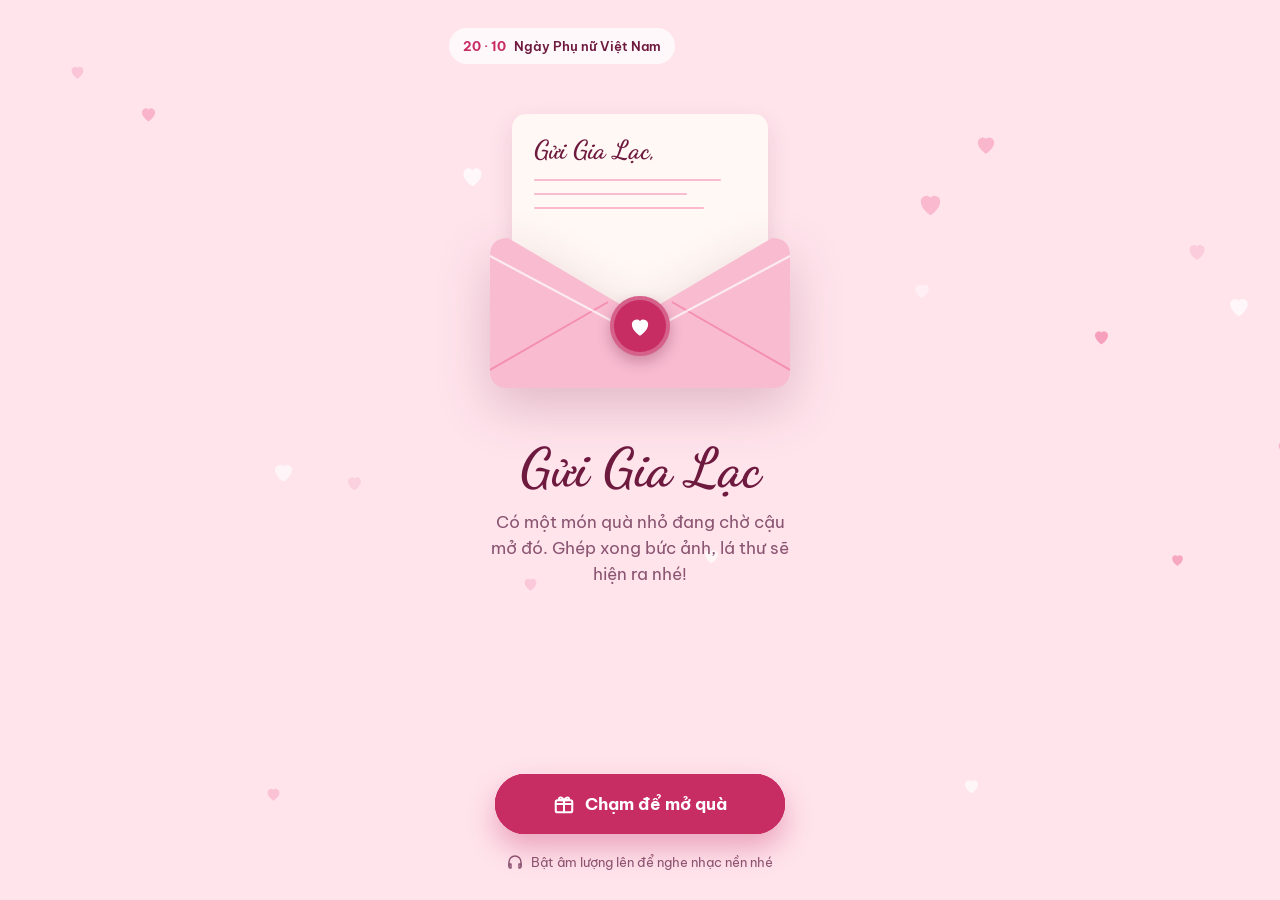
<file: index.html>
<!doctype html>
<html lang="vi">
<head>
<meta charset="utf-8">
<meta name="viewport" content="width=device-width, initial-scale=1, viewport-fit=cover">
<!-- Không cho công cụ tìm kiếm lập chỉ mục (ảnh & nội dung riêng tư) -->
<meta name="robots" content="noindex, nofollow, noarchive, noimageindex">
<meta name="referrer" content="no-referrer">
<meta name="color-scheme" content="only light">
<meta name="theme-color" content="#FFE4EC">
<link rel="icon" href="data:image/svg+xml,%3Csvg xmlns='http://www.w3.org/2000/svg' viewBox='0 0 24 24'%3E%3Cpath fill='%23C72C63' d='M12 21s-7.5-4.6-7.5-10.4A4.4 4.4 0 0 1 12 7.4a4.4 4.4 0 0 1 7.5 3.2C19.5 16.4 12 21 12 21z'/%3E%3C/svg%3E">
<title>Một món quà nhỏ dành cho bạn</title>
<meta property="og:title" content="Một món quà nhỏ dành cho cậu">
<meta property="og:description" content="Ghép xong bức ảnh để mở thiệp 20/10 nhé!">

<!-- Font: Be Vietnam Pro (chữ thường) + Dancing Script (chữ viết tay) -->
<link rel="preconnect" href="https://fonts.googleapis.com">
<link rel="preconnect" href="https://fonts.gstatic.com" crossorigin>
<link href="https://fonts.googleapis.com/css2?family=Be+Vietnam+Pro:wght@400;500;600;700&family=Dancing+Script:wght@600;700&display=swap" rel="stylesheet">

<link rel="stylesheet" href="assets/style.css">
</head>
<body>

<!-- Trái tim bay lơ lửng phía sau (JS tự rải) -->
<div id="timNen" class="tim-nen" aria-hidden="true"></div>

<!-- Nút nhạc: dùng chung cho mọi màn, hiện sau khi chạm mở quà -->
<button id="nutNhac" class="nut-nhac" type="button" aria-label="Bật nhạc nền" hidden>
  <svg class="nut-nhac__not" viewBox="0 0 24 24" fill="none" stroke="currentColor" stroke-width="2.2" stroke-linecap="round" stroke-linejoin="round" aria-hidden="true"><path d="M9 18V5l12-2v13"></path><circle cx="6" cy="18" r="3"></circle><circle cx="18" cy="16" r="3"></circle></svg>
  <span class="nut-nhac__song" aria-hidden="true"><i></i><i></i><i></i><i></i></span>
</button>
<audio id="nhac" preload="none" loop></audio>

<main class="khung">

  <!-- ===== ĐANG TẢI ===== -->
  <section id="manTai" class="man man--giua" aria-live="polite">
    <div class="tim-dap" aria-hidden="true"><svg viewBox="0 0 24 24"><use href="#hinhTim"></use></svg></div>
    <p class="chu-mo">Đang mở quà…</p>
  </section>

  <!-- ===== LINK KHÔNG ĐÚNG ===== -->
  <section id="manLoi" class="man man--giua">
    <div class="vong-trang bay" aria-hidden="true">
      <svg width="96" height="96" viewBox="0 0 24 24">
        <path d="M12 21s-7.5-4.6-7.5-10.4A4.4 4.4 0 0 1 12 7.4l-1.2 3.4 2.2 1.6-1.4 3.2 1.6 2.4z" fill="#F8BBD0"></path>
        <path d="M12 7.4a4.4 4.4 0 0 1 7.5 3.2C19.5 16.4 12 21 12 21l1.2-3-1.6-2.4 1.4-3.2-2.2-1.6z" fill="#F48FB1" transform="translate(1.2 0.4)"></path>
      </svg>
    </div>
    <h1 class="chu-tay tieu-de-lon">Ôi, link chưa đúng rồi</h1>
    <p id="chuLoi" class="chu-mo doan-giua">Mỗi bạn có một đường link riêng. Cậu mở lại đúng đường link người gửi đã nhắn cho cậu nhé.</p>
    <p class="the-goi-y">
      <svg width="18" height="18" viewBox="0 0 24 24" fill="none" stroke="currentColor" stroke-width="2.2" stroke-linecap="round" stroke-linejoin="round" aria-hidden="true"><path d="M10 13a5 5 0 0 0 7.5.5l3-3a5 5 0 0 0-7-7l-1.7 1.7"></path><path d="M14 11a5 5 0 0 0-7.5-.5l-3 3a5 5 0 0 0 7 7l1.7-1.7"></path></svg>
      <span>Link đúng có dạng …/?id=<strong>mã-riêng</strong></span>
    </p>
  </section>

  <!-- ===== MÀN 1: MỞ QUÀ ===== -->
  <section id="manMoQua" class="man">
    <div class="thanh-tren">
      <span class="vien-ngay"><b>20 · 10</b> Ngày Phụ nữ Việt Nam</span>
    </div>

    <div class="phong-bi" aria-hidden="true">
      <div class="phong-bi__thu">
        <div class="chu-tay phong-bi__gui">Gửi <span data-ten>bạn</span>,</div>
        <i></i><i></i><i></i>
      </div>
      <svg class="phong-bi__tui" viewBox="0 0 300 150">
        <path d="M0 18 Q0 0 18 0 L150 78 L282 0 Q300 0 300 18 L300 132 Q300 150 282 150 L18 150 Q0 150 0 132 Z" fill="#F8BBD0"></path>
        <path d="M0 132 L118 64 M300 132 L182 64" stroke="#F48FB1" stroke-width="2" fill="none"></path>
        <path d="M0 18 L150 98 L300 18" stroke="#ffffff" stroke-opacity="0.7" stroke-width="2" fill="none"></path>
      </svg>
      <span class="con-dau"><svg viewBox="0 0 24 24"><use href="#hinhTim"></use></svg></span>
    </div>

    <h1 class="chu-tay tieu-de-lon">Gửi <span data-ten>bạn</span></h1>
    <p class="chu-mo doan-giua">Có một món quà nhỏ đang chờ cậu mở đó. Ghép xong bức ảnh, lá thư sẽ hiện ra nhé!</p>

    <button id="nutMoQua" class="nut nut--chinh nut--nhip" type="button">
      <svg width="22" height="22" viewBox="0 0 24 24" fill="none" stroke="currentColor" stroke-width="2.2" stroke-linecap="round" stroke-linejoin="round" aria-hidden="true"><rect x="3" y="8" width="18" height="13" rx="2"></rect><path d="M12 8v13M3 12h18"></path><path d="M12 8C10.5 4.5 7 4 6.5 6S9 8 12 8c3 0 6-0.5 5.5-2S13.5 4.5 12 8z"></path></svg>
      Chạm để mở quà
    </button>
    <p class="chu-nho">
      <svg width="16" height="16" viewBox="0 0 24 24" fill="none" stroke="currentColor" stroke-width="2.2" stroke-linecap="round" stroke-linejoin="round" aria-hidden="true"><path d="M3 18v-6a9 9 0 0 1 18 0v6"></path><path d="M21 19a2 2 0 0 1-2 2h-1v-6h3zM3 19a2 2 0 0 0 2 2h1v-6H3z"></path></svg>
      Bật âm lượng lên để nghe nhạc nền nhé
    </p>
  </section>

  <!-- ===== MÀN 2: GHÉP ẢNH ===== -->
  <section id="manGhep" class="man">
    <div class="thanh-tren">
      <button class="nut-tron" type="button" data-ve="manMoQua" aria-label="Quay lại">
        <svg width="20" height="20" viewBox="0 0 24 24" fill="none" stroke="currentColor" stroke-width="2.4" stroke-linecap="round" stroke-linejoin="round" aria-hidden="true"><path d="M19 12H5"></path><path d="M11 6l-6 6 6 6"></path></svg>
      </button>
      <div class="buoc"><span>BƯỚC 1 / 2</span><span class="buoc__vach"><i class="dat"></i><i></i></span></div>
      <span class="cho-trong"></span>
    </div>

    <h1 class="chu-tay tieu-de-vua">Ghép lại bức ảnh nhé!</h1>
    <p class="chu-mo doan-giua chu-14">Chạm vào ô nằm cạnh ô trống (hoặc vuốt) để trượt nó vào chỗ trống.</p>

    <div class="khung-ghep">
      <div id="banGhep" class="ban-ghep" role="group" aria-label="Bảng ghép ảnh"></div>
      <div id="anhGocPhu" class="anh-goc-phu" aria-hidden="true"></div>
      <div id="xongGhep" class="xong-ghep" hidden>
        <div id="hoaRoiGhep" class="hoa-roi-lop" aria-hidden="true"></div>
        <div class="xong-ghep__thanh">
          <span class="chu-tay">Giỏi quá!</span>
          <button id="nutTiepTuc" class="nut nut--chinh nut--nho" type="button">Tiếp tục
            <svg width="18" height="18" viewBox="0 0 24 24" fill="none" stroke="currentColor" stroke-width="2.4" stroke-linecap="round" stroke-linejoin="round" aria-hidden="true"><path d="M5 12h14"></path><path d="M13 6l6 6-6 6"></path></svg>
          </button>
        </div>
      </div>
    </div>

    <div class="thong-so">
      <button id="nutAnhGoc" class="anh-goc" type="button" aria-label="Giữ để xem ảnh gốc">
        <img id="anhGocNho" alt="" src="">
      </button>
      <span class="thong-so__chu">
        <span class="chu-12">Giữ ảnh để xem gốc</span>
        <b id="soDung" aria-live="polite">Đúng 0/8 mảnh</b>
      </span>
      <span class="thong-so__buoc">
        <span class="chu-12">Số bước</span>
        <b id="soBuoc">0</b>
      </span>
      <button id="nutXaoLai" class="nut-tron" type="button" aria-label="Xáo lại các mảnh">
        <svg width="20" height="20" viewBox="0 0 24 24" fill="none" stroke="currentColor" stroke-width="2.2" stroke-linecap="round" stroke-linejoin="round" aria-hidden="true"><path d="M3 12a9 9 0 0 1 15.5-6.3L21 8"></path><path d="M21 3v5h-5"></path><path d="M21 12a9 9 0 0 1-15.5 6.3L3 16"></path><path d="M3 21v-5h5"></path></svg>
      </button>
    </div>

    <button id="nutBoQua" class="nut-chu" type="button">Khó quá? Xem luôn lá thư</button>
  </section>

  <!-- ===== MÀN 3: GHÉP XONG ===== -->
  <section id="manXong" class="man">
    <div class="thanh-tren">
      <button class="nut-tron" type="button" data-ve="manGhep" aria-label="Quay lại trò ghép ảnh">
        <svg width="20" height="20" viewBox="0 0 24 24" fill="none" stroke="currentColor" stroke-width="2.4" stroke-linecap="round" stroke-linejoin="round" aria-hidden="true"><path d="M19 12H5"></path><path d="M11 6l-6 6 6 6"></path></svg>
      </button>
      <div class="buoc"><span>HOÀN THÀNH</span><span class="buoc__vach"><i class="dat"></i><i></i></span></div>
      <span class="cho-trong"></span>
    </div>
    <div id="hoaRoiXong" class="hoa-roi-lop hoa-roi-lop--toan" aria-hidden="true"></div>

    <figure class="polaroid polaroid--lon">
      <span class="bang-dinh" aria-hidden="true"></span>
      <img id="anhXong" alt="Bức ảnh vừa ghép xong" src="">
      <figcaption class="chu-tay"><span data-ten>bạn</span> · 20/10</figcaption>
      <svg class="sao" width="44" height="44" viewBox="0 0 24 24" fill="#E9A93A" aria-hidden="true"><path d="M12 2l2.9 6.6 7.1.6-5.4 4.7 1.6 7-6.2-3.7-6.2 3.7 1.6-7L2 9.2l7.1-.6z"></path></svg>
    </figure>

    <h1 class="chu-tay tieu-de-lon">Ghép xong rồi!</h1>
    <p class="chu-mo doan-giua">Khéo tay ghê! Còn một lá thư nhỏ đang chờ cậu đọc nè.</p>

    <button id="nutMoThu" class="nut nut--chinh" type="button">
      <svg width="22" height="22" viewBox="0 0 24 24" fill="none" stroke="currentColor" stroke-width="2.2" stroke-linecap="round" stroke-linejoin="round" aria-hidden="true"><rect x="3" y="5" width="18" height="14" rx="2"></rect><path d="M3 7l9 6 9-6"></path></svg>
      Mở lá thư
    </button>
  </section>

  <!-- ===== MÀN 4: CÂY TRÁI TIM + LÁ THƯ ===== -->
  <section id="manThu" class="man man--dai">
    <div class="thanh-tren">
      <button class="nut-tron" type="button" data-ve="manXong" aria-label="Quay lại">
        <svg width="20" height="20" viewBox="0 0 24 24" fill="none" stroke="currentColor" stroke-width="2.4" stroke-linecap="round" stroke-linejoin="round" aria-hidden="true"><path d="M19 12H5"></path><path d="M11 6l-6 6 6 6"></path></svg>
      </button>
      <div class="buoc"><span>BƯỚC 2 / 2</span><span class="buoc__vach"><i class="dat"></i><i class="dat"></i></span></div>
      <span class="cho-trong"></span>
    </div>

    <div class="thu-bo-cuc">

      <!-- Cây mọc dần: mặt đất -> hạt -> thân đâm lên -> cành -> tán trái tim.
           Chạm vào cây khi đang mọc để xem ngay. -->
      <div id="canhCay" class="canh-cay" aria-hidden="true">
        <svg class="canh-cay__than" viewBox="0 0 400 520" preserveAspectRatio="none">
          <line class="mat-dat" x1="0" y1="500" x2="400" y2="500"></line>
          <circle class="hat" cx="200" cy="497" r="7"></circle>
          <!-- data-tre = giây bắt đầu mọc, data-tg = mọc trong bao lâu -->
          <path class="ve" data-tre="1.2" data-tg="1.3" stroke-width="24" d="M200 500 C197 460 203 420 200 372"></path>
          <path class="ve" data-tre="2.2" data-tg="0.9" stroke-width="15" d="M200 392 C199 360 202 335 200 300"></path>
          <path class="ve" data-tre="2.4" data-tg="1.0" stroke-width="12" d="M200 392 C176 362 150 340 112 314"></path>
          <path class="ve" data-tre="2.5" data-tg="1.0" stroke-width="12" d="M201 388 C228 358 256 338 292 312"></path>
          <path class="ve" data-tre="2.9" data-tg="0.9" stroke-width="9" d="M200 312 C197 276 201 246 198 206"></path>
          <path class="ve" data-tre="3.0" data-tg="0.8" stroke-width="7" d="M150 340 C136 308 128 284 122 254"></path>
          <path class="ve" data-tre="3.1" data-tg="0.8" stroke-width="7" d="M256 338 C270 306 278 284 284 252"></path>
          <path class="ve" data-tre="3.2" data-tg="0.8" stroke-width="6" d="M112 314 C102 306 94 298 86 286"></path>
          <path class="ve" data-tre="3.3" data-tg="0.8" stroke-width="6" d="M292 312 C302 304 310 296 318 284"></path>
          <path class="ve" data-tre="3.4" data-tg="0.7" stroke-width="5" d="M199 282 C178 258 164 240 152 214"></path>
          <path class="ve" data-tre="3.5" data-tg="0.7" stroke-width="5" d="M200 270 C222 248 236 230 248 206"></path>
          <path class="ve" data-tre="3.6" data-tg="0.6" stroke-width="4" d="M124 262 C110 246 98 232 90 212"></path>
          <path class="ve" data-tre="3.6" data-tg="0.6" stroke-width="4" d="M282 262 C296 246 308 232 314 212"></path>
        </svg>
        <div id="tanCay" class="canh-cay__tan"></div>
        <div id="timRoi" class="canh-cay__roi"></div>
      </div>

      <!-- Điện thoại: nhắc kéo xuống đọc thư (thư nằm dưới cây) -->
      <button id="nutKeoXuong" class="keo-xuong" type="button" hidden>
        Kéo xuống để đọc thư
        <svg width="20" height="20" viewBox="0 0 24 24" fill="none" stroke="currentColor" stroke-width="2.4" stroke-linecap="round" stroke-linejoin="round" aria-hidden="true"><path d="M12 5v14"></path><path d="M6 13l6 6 6-6"></path></svg>
      </button>

      <div id="cotThu" class="cot-thu" inert>
        <div class="loi-mo-dau">
          <h1 class="chu-tay tieu-de-lon">Chúc mừng 20/10</h1>
          <p class="nhan-hong">NGÀY PHỤ NỮ VIỆT NAM</p>
        </div>

        <article id="laThu" class="la-thu" tabindex="0" role="button" aria-label="Lá thư, nhấn để hiện hết chữ">
          <span class="con-dau con-dau--goc" aria-hidden="true"><svg viewBox="0 0 24 24"><use href="#hinhTim"></use></svg></span>
          <h2 class="chu-tay la-thu__gui">Gửi <span data-ten>bạn</span>,</h2>
          <div id="noiDungThu" class="la-thu__chu"></div>
          <div id="kyTen" class="chu-tay la-thu__ky" hidden></div>
          <p id="goiYDocNhanh" class="la-thu__goi-y">Chạm vào lá thư để hiện hết chữ</p>
          <!-- Đọc xong thư mới hiện nút này; bấm vào thì ảnh bật ra lần lượt -->
          <button id="nutXemAnh" class="nut nut--chinh nut--nho nut-xem-anh" type="button" hidden>
            <svg width="18" height="18" viewBox="0 0 24 24" fill="none" stroke="currentColor" stroke-width="2.2" stroke-linecap="round" stroke-linejoin="round" aria-hidden="true"><path d="M4 8h3l2-3h6l2 3h3a1 1 0 0 1 1 1v10a1 1 0 0 1-1 1H4a1 1 0 0 1-1-1V9a1 1 0 0 1 1-1z"></path><circle cx="12" cy="13.5" r="3.5"></circle></svg>
            Xem ảnh
          </button>
        </article>

        <div id="dayAnh" class="day-anh" hidden></div>
      </div>
    </div>

    <div id="cuoiTrang" class="cuoi-trang" inert>
      <button id="nutXemLai" class="nut nut--vien" type="button">
        <svg width="20" height="20" viewBox="0 0 24 24" fill="none" stroke="currentColor" stroke-width="2.2" stroke-linecap="round" stroke-linejoin="round" aria-hidden="true"><path d="M3 12a9 9 0 1 0 3-6.7L3 8"></path><path d="M3 3v5h5"></path></svg>
        Xem lại từ đầu
      </button>
      <p id="tenBaiHat" class="chu-nho" hidden>
        <svg width="16" height="16" viewBox="0 0 24 24" fill="none" stroke="currentColor" stroke-width="2.2" stroke-linecap="round" stroke-linejoin="round" aria-hidden="true"><path d="M9 18V5l12-2v13"></path><circle cx="6" cy="18" r="3"></circle><circle cx="18" cy="16" r="3"></circle></svg>
        <span></span>
      </p>
    </div>
  </section>

</main>

<!-- Xem ảnh to khi chạm vào ảnh polaroid -->
<div id="hopAnh" class="hop-anh" role="dialog" aria-modal="true" aria-label="Xem ảnh to" hidden>
  <figure>
    <img id="hopAnhImg" alt="">
    <button id="hopAnhDong" class="nut-tron hop-anh__dong" type="button" aria-label="Đóng ảnh">
      <svg width="20" height="20" viewBox="0 0 24 24" fill="none" stroke="currentColor" stroke-width="2.4" stroke-linecap="round" aria-hidden="true"><path d="M6 6l12 12M18 6L6 18"></path></svg>
    </button>
  </figure>
</div>

<!-- Hình trái tim dùng lại nhiều chỗ -->
<svg width="0" height="0" style="position:absolute" aria-hidden="true">
  <symbol id="hinhTim" viewBox="0 0 24 24"><path fill="currentColor" d="M12 21s-7.5-4.6-7.5-10.4A4.4 4.4 0 0 1 12 7.4a4.4 4.4 0 0 1 7.5 3.2C19.5 16.4 12 21 12 21z"></path></symbol>
</svg>

<script src="cau-hinh.js"></script>
<script src="assets/app.js"></script>
</body>
</html>
</file>
<file: assets/style.css>
/* =========================================================
   Thiệp 20/10 – Ghép ảnh & Lá thư
   Giao diện tái hiện theo website mẫu.
   ========================================================= */

:root {
  --nen: #FFE4EC;          /* nền hồng phấn */
  --giay: #FFF8F4;         /* giấy kem */
  --chinh: #C72C63;        /* hồng đậm: nút, điểm nhấn (chữ trắng đọc rõ) */
  --ruou: #6E1A3F;         /* màu rượu vang: tiêu đề */
  --chu: #4A2236;          /* chữ thân */
  --phu: #8A5470;          /* chữ phụ (đạt tương phản 4.5:1 trên nền hồng) */
  --hong-1: #F8BBD0;
  --hong-2: #F48FB1;
  --hong-3: #F06292;
  --vang: #E9A93A;
  --bong: rgba(110, 26, 63, 0.12);
  --chu-tay: 'Dancing Script', 'Segoe Script', cursive;
  --chu-thuong: 'Be Vietnam Pro', 'Segoe UI', system-ui, sans-serif;
}

* { box-sizing: border-box; }

html, body { margin: 0; }

body {
  min-height: 100vh;
  min-height: 100dvh;
  background: var(--nen);
  color: var(--chu);
  font-family: var(--chu-thuong);
  line-height: 1.55;
  -webkit-tap-highlight-color: transparent;
  overflow-x: hidden;
}

button { font: inherit; color: inherit; }
img { display: block; max-width: 100%; }
[hidden] { display: none !important; }

button:focus-visible,
a:focus-visible { outline: 3px solid var(--ruou); outline-offset: 3px; }

/* Cột nội dung: rộng như điện thoại, nằm giữa màn hình máy tính */
.khung {
  position: relative;
  z-index: 1;
  max-width: 430px;
  margin: 0 auto;
}

/* ---------- Các màn ---------- */
.man {
  display: none;
  position: relative;
  min-height: 100vh;
  min-height: 100dvh;
  padding: calc(24px + env(safe-area-inset-top)) 24px calc(28px + env(safe-area-inset-bottom));
  flex-direction: column;
  align-items: center;
}

.man.hien { display: flex; animation: vao-man 0.45s ease-out both; }
.man--giua { justify-content: center; text-align: center; }
.man--dai { padding-bottom: calc(48px + env(safe-area-inset-bottom)); }

@keyframes vao-man { from { opacity: 0; transform: translateY(12px); } to { opacity: 1; transform: none; } }

/* ---------- Chữ ---------- */
.chu-tay { font-family: var(--chu-tay); font-weight: 700; }
.tieu-de-lon { margin: 44px 0 0; font-size: 50px; line-height: 1.05; color: var(--ruou); text-align: center; text-wrap: balance; }
.tieu-de-vua { margin: 28px 0 0; font-size: clamp(34px, 10.4vw, 42px); line-height: 1.1; color: var(--ruou); text-align: center; text-wrap: balance; }
.chu-mo { color: var(--phu); }
.doan-giua { margin: 12px auto 0; max-width: 300px; font-size: 17px; text-align: center; }
.chu-14 { font-size: 14px; margin-top: 8px; }
.chu-12 { font-size: 12px; color: var(--phu); }
.chu-nho { margin: 18px 0 0; display: flex; align-items: center; justify-content: center; gap: 8px; font-size: 13px; color: var(--phu); text-align: center; }
.nhan-hong { margin: 6px 0 0; font-size: 14px; font-weight: 600; letter-spacing: 0.08em; color: #AD2458; }

/* ---------- Thanh trên cùng ---------- */
.thanh-tren {
  width: 100%;
  min-height: 44px;
  display: flex;
  align-items: center;
  justify-content: space-between;
}

.cho-trong { width: 44px; height: 44px; flex-shrink: 0; }

.vien-ngay {
  display: inline-flex;
  align-items: center;
  gap: 8px;
  padding: 8px 14px;
  border-radius: 999px;
  background: rgba(255, 255, 255, 0.75);
  font-size: 13px;
  font-weight: 600;
  color: var(--ruou);
}
.vien-ngay b { color: var(--chinh); }

.buoc { display: flex; flex-direction: column; align-items: center; gap: 6px; font-size: 13px; font-weight: 700; letter-spacing: 0.06em; color: var(--ruou); }
.buoc__vach { display: flex; gap: 6px; }
.buoc__vach i { width: 28px; height: 5px; border-radius: 3px; background: var(--hong-1); }
.buoc__vach i.dat { background: var(--chinh); }

/* ---------- Nút ---------- */
.nut-tron {
  width: 44px;
  height: 44px;
  flex-shrink: 0;
  border: 0;
  border-radius: 50%;
  background: #ffffff;
  color: var(--ruou);
  display: flex;
  align-items: center;
  justify-content: center;
  box-shadow: 0 6px 16px var(--bong);
  cursor: pointer;
}

.nut {
  width: min(290px, 100%);
  height: 60px;
  border-radius: 999px;
  border: 0;
  display: flex;
  align-items: center;
  justify-content: center;
  gap: 10px;
  font-size: 17px;
  font-weight: 700;
  cursor: pointer;
  flex-shrink: 0;
  transition: transform 0.15s, box-shadow 0.15s, background-color 0.15s;
}
.nut:active { transform: scale(0.97); }

.nut--chinh { background: var(--chinh); color: #ffffff; box-shadow: 0 14px 28px rgba(199, 44, 99, 0.35); }
.nut--chinh:hover { background: #B02455; }
.man > .nut--chinh { margin-top: auto; }
.man > .nut--chinh + .chu-nho { margin-top: 18px; }

.nut--nho { width: auto; height: 44px; padding: 0 18px; font-size: 15px; gap: 8px; box-shadow: none; }

.nut--vien { height: 56px; border: 2px solid var(--ruou); color: var(--ruou); background: rgba(255, 255, 255, 0.6); font-size: 16px; }
.nut--vien:hover { background: #ffffff; }

/* Vòng sáng lan ra quanh nút "Chạm để mở quà" */
.nut--nhip { position: relative; }
.nut--nhip::before,
.nut--nhip::after {
  content: "";
  position: absolute;
  inset: 0;
  border-radius: 999px;
  border: 2px solid var(--chinh);
  animation: nhip 2.2s ease-out infinite;
  pointer-events: none;
}
.nut--nhip::after { animation-delay: 1.1s; }
@keyframes nhip { from { transform: scale(1); opacity: 0.55; } to { transform: scale(1.35); opacity: 0; } }

.nut-chu {
  margin-top: auto;
  min-height: 44px;
  padding: 0 12px;
  border: 0;
  background: none;
  font-size: 14px;
  font-weight: 600;
  color: var(--phu);
  text-decoration: underline;
  text-underline-offset: 3px;
  cursor: pointer;
}

/* ---------- Nút nhạc (góc phải trên, dùng chung) ---------- */
.nut-nhac {
  position: fixed;
  z-index: 20;
  top: calc(24px + env(safe-area-inset-top));
  right: max(24px, calc(50vw - 215px + 24px));
  height: 44px;
  min-width: 44px;
  padding: 0 14px;
  border: 0;
  border-radius: 999px;
  background: #ffffff;
  color: var(--chinh);
  display: flex;
  align-items: center;
  justify-content: center;
  box-shadow: 0 6px 16px var(--bong);
  cursor: pointer;
}
.nut-nhac__not { width: 20px; height: 20px; }
.nut-nhac__song { display: none; align-items: center; gap: 3px; height: 16px; }
.nut-nhac__song i { width: 3px; height: 5px; border-radius: 2px; background: currentColor; animation: song 1s ease-in-out infinite; }
.nut-nhac__song i:nth-child(2) { animation-delay: -0.3s; }
.nut-nhac__song i:nth-child(3) { animation-delay: -0.6s; }
.nut-nhac__song i:nth-child(4) { animation-delay: -0.15s; }
.nut-nhac.dang-phat .nut-nhac__not { display: none; }
.nut-nhac.dang-phat .nut-nhac__song { display: flex; }
@keyframes song { 0%, 100% { height: 5px; } 50% { height: 16px; } }

/* ---------- Trái tim nền ---------- */
.tim-nen { position: fixed; inset: 0; z-index: 0; overflow: hidden; pointer-events: none; }
.tim-nen svg { position: absolute; animation: bay 6s ease-in-out infinite; }
@keyframes bay {
  0%, 100% { transform: translateY(0) rotate(var(--r, 0deg)); }
  50% { transform: translateY(-14px) rotate(var(--r, 0deg)); }
}

/* ---------- Màn đang tải / link sai ---------- */
.tim-dap { width: 64px; height: 64px; color: var(--chinh); animation: dap 1s ease-in-out infinite; }
.tim-dap svg { width: 100%; height: 100%; }
@keyframes dap { 0%, 100% { transform: scale(1); } 50% { transform: scale(1.15); } }

.vong-trang { width: 168px; height: 168px; border-radius: 50%; background: #ffffff; display: flex; align-items: center; justify-content: center; box-shadow: 0 20px 40px rgba(110, 26, 63, 0.14); }
.bay { animation: bay-nhe 4s ease-in-out infinite; }
@keyframes bay-nhe { 0%, 100% { transform: translateY(0); } 50% { transform: translateY(-10px); } }
#manLoi .tieu-de-lon { font-size: 44px; margin-top: 40px; }
.the-goi-y { margin: 28px 0 0; display: inline-flex; align-items: center; gap: 10px; padding: 12px 18px; border-radius: 16px; background: rgba(255, 255, 255, 0.7); font-size: 14px; color: var(--ruou); }
.the-goi-y strong { color: var(--chinh); }

/* ---------- Màn 1: phong bì ---------- */
.phong-bi {
  margin-top: clamp(84px, 13vh, 110px);
  width: 300px;
  height: 210px;
  max-width: 100%;
  position: relative;
  animation: lac 4s ease-in-out infinite;
  transform-origin: 50% 100%;
}
@keyframes lac { 0%, 100% { transform: rotate(-2deg); } 50% { transform: rotate(2deg); } }

.phong-bi__thu {
  position: absolute;
  left: 22px;
  right: 22px;
  top: -64px;
  height: 190px;
  padding: 22px;
  border-radius: 14px;
  background: var(--giay);
  box-shadow: 0 10px 24px var(--bong);
}
.phong-bi__gui { font-size: 26px; line-height: 1.1; color: var(--ruou); white-space: nowrap; overflow: hidden; text-overflow: ellipsis; }
.phong-bi__thu i { display: block; height: 2px; margin-top: 12px; border-radius: 2px; background: var(--hong-1); }
.phong-bi__thu i:nth-of-type(1) { width: 88%; margin-top: 14px; }
.phong-bi__thu i:nth-of-type(2) { width: 72%; }
.phong-bi__thu i:nth-of-type(3) { width: 80%; }

.phong-bi__tui { position: absolute; left: 0; bottom: 0; width: 100%; height: 150px; filter: drop-shadow(0 18px 26px rgba(110, 26, 63, 0.22)); }

.con-dau {
  width: 60px;
  height: 60px;
  border-radius: 50%;
  background: var(--chinh);
  color: #ffffff;
  display: flex;
  align-items: center;
  justify-content: center;
  box-shadow: 0 6px 14px rgba(110, 26, 63, 0.3), inset 0 0 0 4px rgba(255, 255, 255, 0.25);
}
.con-dau svg { width: 26px; height: 26px; }
.phong-bi .con-dau { position: absolute; left: 50%; bottom: 32px; transform: translateX(-50%); }

#manMoQua .tieu-de-lon { margin-top: 52px; font-size: 54px; }

/* ---------- Màn 2: ghép ảnh ---------- */
.khung-ghep {
  position: relative;
  margin-top: 24px;
  width: min(336px, 100%);
  aspect-ratio: 1 / 1;
  padding: 12px;
  border-radius: 28px;
  background: #ffffff;
  box-shadow: 0 20px 40px rgba(110, 26, 63, 0.16);
  flex-shrink: 0;
}

.ban-ghep { position: relative; width: 100%; height: 100%; touch-action: none; user-select: none; -webkit-user-select: none; }

.o-ghep {
  position: absolute;
  left: 0;
  top: 0;
  padding: 0;
  border: 0;
  border-radius: 14px;
  overflow: hidden;
  background: #FCE4EC;
  cursor: default;
  box-shadow: inset 0 0 0 1px rgba(255, 255, 255, 0.4);
  transition: transform 0.2s ease, box-shadow 0.2s;
}
.o-ghep img { position: absolute; left: 0; top: 0; max-width: none; object-fit: cover; pointer-events: none; }
.o-ghep.co-the { cursor: pointer; box-shadow: 0 0 0 3px #ffffff, 0 0 0 5px var(--chinh); z-index: 2; }

.o-trong {
  position: absolute;
  left: 0;
  top: 0;
  border-radius: 14px;
  border: 2px dashed var(--hong-2);
  background: #FFF0F5;
  color: var(--hong-2);
  display: flex;
  align-items: center;
  justify-content: center;
  transition: transform 0.2s ease;
}
.o-trong svg { width: 22px; height: 22px; }

.anh-goc-phu {
  position: absolute;
  inset: 12px;
  border-radius: 18px;
  background-size: cover;
  background-position: center;
  opacity: 0;
  pointer-events: none;
  transition: opacity 0.2s;
  z-index: 3;
}
.anh-goc-phu.hien { opacity: 0.92; }

.xong-ghep { position: absolute; inset: 12px; z-index: 4; border-radius: 18px; overflow: hidden; animation: hien-xong 0.45s ease-out both; }
.xong-ghep > img { width: 100%; height: 100%; object-fit: cover; }
@keyframes hien-xong { from { opacity: 0; transform: scale(0.92); } to { opacity: 1; transform: none; } }
.xong-ghep__thanh {
  position: absolute;
  left: 12px;
  right: 12px;
  bottom: 12px;
  padding: 10px 10px 10px 16px;
  border-radius: 16px;
  background: rgba(255, 248, 244, 0.94);
  display: flex;
  align-items: center;
  justify-content: space-between;
  gap: 10px;
}
.xong-ghep__thanh .chu-tay { font-size: 24px; color: var(--ruou); white-space: nowrap; }

.thong-so { margin-top: 22px; width: min(336px, 100%); display: flex; align-items: center; gap: 14px; }
.anh-goc { width: 56px; height: 56px; padding: 0; border: 3px solid #ffffff; border-radius: 14px; overflow: hidden; background: #FCE4EC; box-shadow: 0 6px 14px rgba(110, 26, 63, 0.15); cursor: pointer; flex-shrink: 0; touch-action: none; }
.anh-goc img { width: 100%; height: 100%; object-fit: cover; }
.thong-so__chu { display: flex; flex-direction: column; line-height: 1.3; }
.thong-so__buoc { margin-left: auto; display: flex; flex-direction: column; align-items: flex-end; line-height: 1.3; }
.thong-so b { font-size: 15px; font-weight: 700; color: var(--ruou); }

/* Hoa rơi khi ghép xong */
.hoa-roi-lop { position: absolute; inset: 0; overflow: hidden; pointer-events: none; }
.hoa-roi-lop svg { position: absolute; top: 0; animation: roi 3.2s linear infinite; }
@keyframes roi {
  0% { transform: translateY(-40px) rotate(0deg); opacity: 0; }
  12% { opacity: 1; }
  100% { transform: translateY(var(--xa, 380px)) rotate(260deg); opacity: 0; }
}

/* ---------- Màn 3: polaroid ---------- */
.polaroid { margin: 0; background: #ffffff; border-radius: 8px; }
.polaroid--lon {
  position: relative;
  margin-top: 44px;
  width: min(288px, 86vw);
  padding: 14px 14px 18px;
  box-shadow: 0 24px 48px rgba(110, 26, 63, 0.22);
  animation: hien-polaroid 0.7s cubic-bezier(0.2, 0.8, 0.2, 1) both;
}
.polaroid--lon img { width: 100%; aspect-ratio: 1 / 1; object-fit: cover; border-radius: 4px; }
.polaroid--lon figcaption { margin-top: 12px; font-size: 26px; color: var(--ruou); text-align: center; }
@keyframes hien-polaroid {
  from { opacity: 0; transform: translateY(24px) rotate(-3deg) scale(0.94); }
  to { opacity: 1; transform: rotate(-3deg); }
}
.bang-dinh { position: absolute; top: -14px; left: 50%; width: 110px; height: 28px; margin-left: -55px; background: rgba(248, 187, 208, 0.85); transform: rotate(-4deg); border-radius: 3px; }
.sao { position: absolute; right: -18px; top: 36px; animation: sao 1.8s ease-in-out infinite; }
@keyframes sao { 0%, 100% { transform: scale(1) rotate(12deg); } 50% { transform: scale(1.15) rotate(12deg); } }
#manXong .tieu-de-lon { margin-top: 36px; font-size: 48px; }
#manXong .doan-giua { font-size: 16px; }

/* ---------- Màn 4: cây mọc dần + lá thư ---------- */
.thu-bo-cuc { width: 100%; }

/* Khung cây: tràn sát 2 mép màn hình điện thoại cho cây thật to */
.canh-cay {
  position: relative;
  width: calc(100% + 48px);
  margin: 4px -24px 0;
  aspect-ratio: 400 / 520;
  overflow: hidden;
  cursor: pointer;
}

/* Nút nhắc "Kéo xuống đọc thư" (chỉ điện thoại) */
.keo-xuong {
  margin: 6px auto 0;
  min-height: 44px;
  padding: 0 18px;
  border: 0;
  border-radius: 999px;
  background: rgba(255, 255, 255, 0.8);
  color: var(--ruou);
  font-size: 14px;
  font-weight: 700;
  display: flex;
  align-items: center;
  gap: 8px;
  box-shadow: 0 6px 16px var(--bong);
  cursor: pointer;
  animation: nhac-keo 1.6s ease-in-out infinite;
}
@keyframes nhac-keo { 0%, 100% { transform: translateY(0); } 50% { transform: translateY(6px); } }
.canh-cay__than { position: absolute; inset: 0; width: 100%; height: 100%; overflow: visible; }

/* 1) mặt đất kéo dài ra  2) hạt rơi xuống  3) thân + cành mọc (vẽ nét dần) */
.mat-dat { stroke: #4A2C25; stroke-width: 2.5; transform-box: view-box; transform-origin: 200px 500px; transform: scaleX(0); }
.hat { fill: var(--chinh); opacity: 0; transform-box: fill-box; transform-origin: center; }
.ve { fill: none; stroke: #4A2C25; stroke-linecap: round; stroke-dasharray: var(--dai, 1000); stroke-dashoffset: var(--dai, 1000); }
.canh-cay.dang-moc .mat-dat { animation: dat-ra 0.7s ease-out forwards; }
.canh-cay.dang-moc .hat { animation: hat-roi 0.6s ease-out 0.6s forwards; }
.canh-cay.dang-moc .ve { animation: ve-cay var(--tg, 1s) ease-out var(--tre, 0s) forwards; }
@keyframes dat-ra { to { transform: scaleX(1); } }
@keyframes hat-roi {
  0% { opacity: 0; transform: translateY(-40px) scale(0.4); }
  70% { opacity: 1; transform: translateY(0) scale(1.3); }
  100% { opacity: 1; transform: none; }
}
@keyframes ve-cay { to { stroke-dashoffset: 0; } }

/* 4) tán trái tim nở dần từ giữa ra ngoài (độ trễ từng tim do JS đặt) */
.canh-cay__tan { position: absolute; inset: 0; transform-origin: 50% 75%; }
.canh-cay__tan svg { position: absolute; opacity: 0; transform: scale(0); }
.canh-cay.dang-moc .canh-cay__tan svg { animation: no 0.55s cubic-bezier(0.2, 0.9, 0.3, 1.3) both; }
.canh-cay.xong-moc .canh-cay__tan { animation: lac-nhe 6s ease-in-out infinite; }
@keyframes lac-nhe { 0%, 100% { transform: rotate(-1deg); } 50% { transform: rotate(1deg); } }
@keyframes no {
  0% { transform: scale(0) rotate(var(--r, 0deg)); opacity: 0; }
  70% { transform: scale(1.18) rotate(var(--r, 0deg)); opacity: 1; }
  100% { transform: scale(1) rotate(var(--r, 0deg)); opacity: 1; }
}

/* 5) cây mọc xong thì tim bắt đầu rơi */
.canh-cay__roi { position: absolute; inset: 0; pointer-events: none; }
.canh-cay__roi svg { position: absolute; opacity: 0; }
.canh-cay.xong-moc .canh-cay__roi svg { animation: roi-cay 6s linear infinite; }
@keyframes roi-cay {
  0% { transform: translate(0, 0) rotate(0deg); opacity: 0; }
  10% { opacity: 1; }
  100% { transform: translate(-50px, 340px) rotate(260deg); opacity: 0; }
}

/* Chạm vào cây khi đang mọc: hiện xong ngay */
.canh-cay.bo-qua .mat-dat,
.canh-cay.bo-qua .hat,
.canh-cay.bo-qua .ve,
.canh-cay.bo-qua .canh-cay__tan svg { animation-delay: 0s !important; animation-duration: 0.01s !important; }

/* Lá thư + phần cuối chỉ hiện sau khi cây mọc xong */
.cot-thu, .cuoi-trang { opacity: 0; transform: translateY(24px); transition: opacity 0.7s ease, transform 0.7s ease; pointer-events: none; }
.cot-thu.hien, .cuoi-trang.hien { opacity: 1; transform: none; pointer-events: auto; }

.loi-mo-dau { margin-top: 8px; text-align: center; }
.loi-mo-dau .tieu-de-lon { margin-top: 0; }

/* Nút "Xem ảnh" hiện ra khi đọc xong thư */
.nut-xem-anh { margin: 18px auto 0; animation: hien-nut 0.5s cubic-bezier(0.2, 0.9, 0.3, 1.3) both; }
@keyframes hien-nut { from { opacity: 0; transform: scale(0.6); } to { opacity: 1; transform: none; } }

/* Máy tính / màn hình rộng: thư bên trái, cây bên phải (giống video mẫu) */
@media (min-width: 900px) {
  body.dang-thu .khung { max-width: 1180px; }
  body.dang-thu .nut-nhac { right: max(24px, calc(50vw - 590px + 24px)); }
  .thu-bo-cuc {
    display: grid;
    grid-template-columns: minmax(0, 460px) minmax(0, 1fr);
    gap: 32px 56px;
    align-items: start;
    margin-top: 12px;
  }
  .canh-cay { order: 2; width: 100%; max-width: min(640px, calc((100vh - 108px) * 400 / 520)); margin: 0; justify-self: center; position: sticky; top: 84px; }
  .cot-thu { order: 1; }
  .keo-xuong { display: none !important; }
}

/* Điện thoại / máy tính bảng dọc: nút nhạc nằm yên ở góc trên và cuộn theo trang */
@media (max-width: 899px) {
  body.dang-thu .nut-nhac { position: absolute; }
}

/* ---------- Lá thư ---------- */
.la-thu {
  position: relative;
  width: 100%;
  margin-top: 28px;
  padding: 30px 26px 24px;
  border-radius: 22px;
  background-color: var(--giay);
  box-shadow: 0 20px 40px rgba(110, 26, 63, 0.14);
  cursor: pointer;
}
.con-dau--goc { position: absolute; top: -18px; right: 22px; width: 52px; height: 52px; transform: rotate(10deg); }
.con-dau--goc svg { width: 24px; height: 24px; }
.la-thu__gui { margin: 0 0 8px; font-size: 34px; line-height: 1.1; color: var(--ruou); }
/* Dòng kẻ mờ như giấy viết thư: mỗi dòng chữ cao 28px */
.la-thu__chu {
  font-size: 15px;
  line-height: 28px;
  color: var(--chu);
  min-height: 140px;
  background-image: repeating-linear-gradient(to bottom, transparent 0, transparent 26px, #F9D3DF 26px, #F9D3DF 27px, transparent 27px, transparent 28px);
}
.la-thu__chu p { margin: 0 0 28px; white-space: pre-wrap; }
.la-thu__chu p:last-child { margin-bottom: 0; }
.con-tro { display: inline-block; width: 2px; height: 1.1em; margin-left: 2px; vertical-align: -0.15em; background: var(--chinh); animation: nhay 1s steps(1) infinite; }
@keyframes nhay { 0%, 49% { opacity: 1; } 50%, 100% { opacity: 0; } }
.la-thu__ky { margin-top: 18px; min-height: 34px; text-align: right; font-size: 26px; color: var(--chinh); opacity: 0; transition: opacity 0.6s; }
.la-thu__ky.hien { opacity: 1; }
.la-thu__goi-y { margin: 12px 0 0; font-size: 12px; color: var(--phu); text-align: center; }
.la-thu.xong { cursor: default; }
.la-thu.xong .la-thu__goi-y { display: none; }

/* ---------- Ảnh polaroid nhỏ ---------- */
.day-anh { margin: 36px auto 0; width: min(342px, 100%); display: flex; flex-direction: column; gap: 10px; flex-shrink: 0; }
.day-anh__hang { position: relative; width: 100%; aspect-ratio: 342 / 290; }
.day-anh__hang[data-so="1"], .day-anh__hang[data-so="2"] { aspect-ratio: 342 / 250; }
.polaroid--nho {
  position: absolute;
  width: 39.8%;
  padding: 2.4% 2.4% 3%;
  border: 0;
  box-shadow: 0 14px 28px rgba(110, 26, 63, 0.18);
  cursor: zoom-in;
  opacity: 0;
  transform: rotate(var(--xoay, 0deg));
}
.polaroid--nho img { width: 100%; aspect-ratio: 120 / 150; object-fit: cover; border-radius: 3px; }
.polaroid--nho span { display: block; white-space: nowrap; overflow: hidden; text-overflow: ellipsis; margin-top: 6px; font-family: var(--chu-tay); font-weight: 700; font-size: 18px; line-height: 1.2; color: var(--ruou); text-align: center; }
.day-anh.hien .polaroid--nho { animation: bat-ra 0.7s cubic-bezier(0.2, 0.9, 0.3, 1.2) both; }
@keyframes bat-ra {
  0% { opacity: 0; transform: translateY(90px) scale(0.3) rotate(0deg); }
  70% { opacity: 1; transform: translateY(-10px) scale(1.06) rotate(var(--xoay, 0deg)); }
  100% { opacity: 1; transform: rotate(var(--xoay, 0deg)); }
}
.polaroid--nho:nth-child(1) { left: 0; top: 27%; --xoay: -7deg; z-index: 1; }
.polaroid--nho:nth-child(2) { left: 30.1%; top: 0; --xoay: 3deg; z-index: 2; }
.polaroid--nho:nth-child(3) { right: 0; top: 29%; --xoay: 8deg; z-index: 1; }
.polaroid--nho:hover, .polaroid--nho:focus-visible { z-index: 3; }
.day-anh__hang[data-so="1"] .polaroid--nho:nth-child(1) { left: 30.1%; top: 4%; --xoay: -3deg; }
.day-anh__hang[data-so="2"] .polaroid--nho:nth-child(1) { left: 6%; top: 4%; }
.day-anh__hang[data-so="2"] .polaroid--nho:nth-child(2) { left: auto; right: 6%; top: 10%; --xoay: 5deg; }

.cuoi-trang { margin-top: 36px; width: 100%; display: flex; flex-direction: column; align-items: center; gap: 14px; }
.cuoi-trang .chu-nho { margin: 0; }

/* ---------- Xem ảnh to ---------- */
.hop-anh { position: fixed; inset: 0; z-index: 50; background: rgba(74, 34, 54, 0.82); display: flex; align-items: center; justify-content: center; padding: 24px; animation: vao-man 0.25s ease-out both; }
.hop-anh figure { position: relative; margin: 0; }
.hop-anh img { max-width: min(92vw, 520px); max-height: 82vh; border-radius: 14px; border: 6px solid #ffffff; box-shadow: 0 24px 48px rgba(0, 0, 0, 0.35); }
.hop-anh__dong { position: absolute; top: -16px; right: -16px; }

/* Màn hình rất hẹp (điện thoại nhỏ 320–360px) */
@media (max-width: 360px) {
  .man { padding-left: 18px; padding-right: 18px; }
  .canh-cay { width: calc(100% + 36px); margin-left: -18px; margin-right: -18px; }
  .tieu-de-lon, #manMoQua .tieu-de-lon { font-size: 44px; }
  .tieu-de-vua { font-size: 36px; }
  .la-thu { padding: 28px 20px 22px; }
  .polaroid--nho span { font-size: 15px; }
}

/* Người dùng bật "giảm chuyển động" trong máy */
@media (prefers-reduced-motion: reduce) {
  *, *::before, *::after { animation-duration: 0.01ms !important; animation-iteration-count: 1 !important; transition-duration: 0.01ms !important; }
}
</file>
